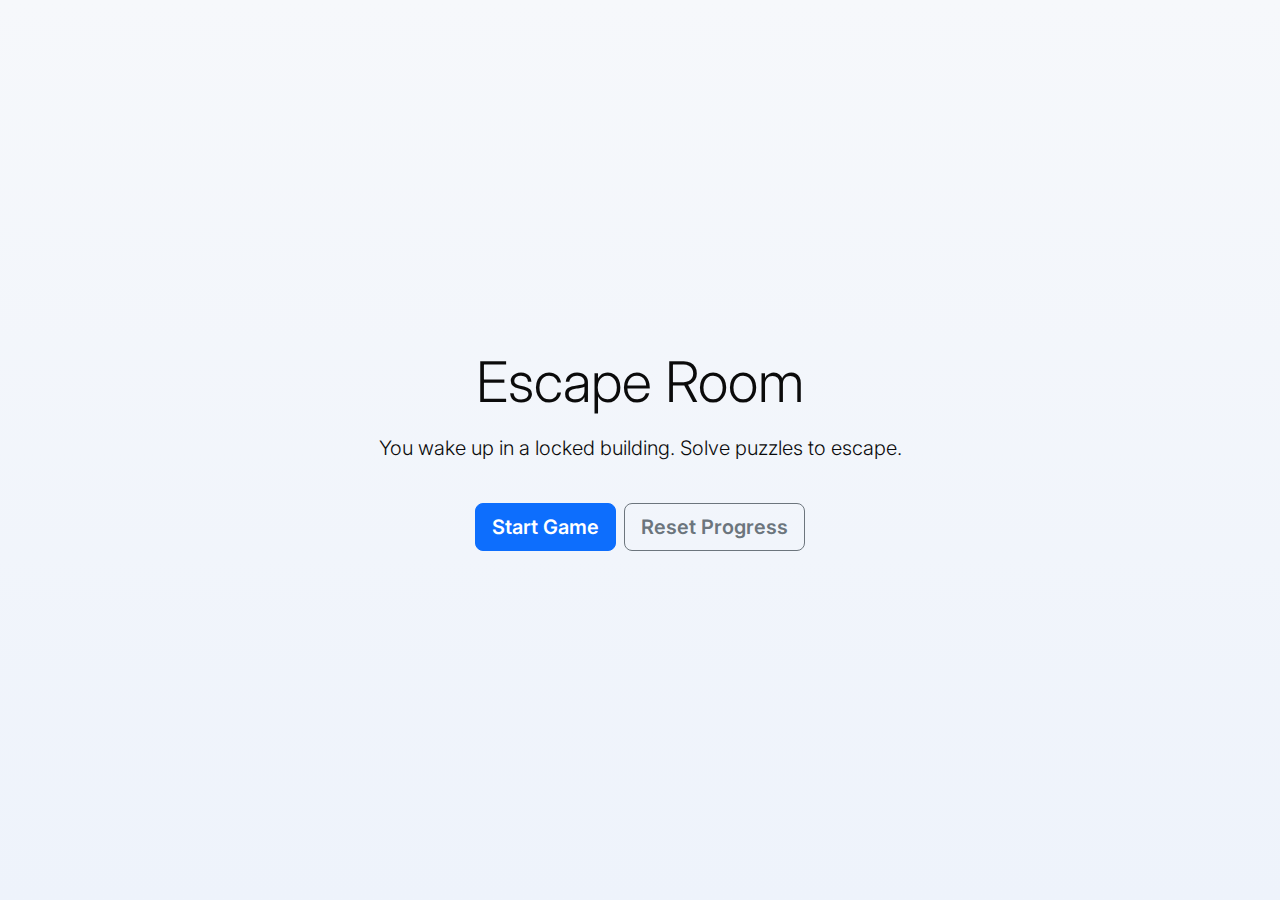
<file: index.html>
<!DOCTYPE html>
<html lang="en">
<head>
  <meta charset="UTF-8" />
  <meta name="viewport" content="width=device-width, initial-scale=1.0"/>
  <title>Escape Room</title>
  <link href="https://cdn.jsdelivr.net/npm/bootstrap@5.3.2/dist/css/bootstrap.min.css" rel="stylesheet">
  <link href="https://fonts.googleapis.com/css2?family=Inter:wght@300;400;600;800&display=swap" rel="stylesheet">
  <link rel="stylesheet" href="css/style.css">
</head>
<body>
  <main class="container d-flex flex-column justify-content-center align-items-center min-vh-100 text-center">
    <h1 class="display-4 mb-3">Escape Room</h1>
    <p class="lead">You wake up in a locked building. Solve puzzles to escape.</p>

    <div class="d-flex gap-2 mt-4 flex-wrap justify-content-center">
      <a class="btn btn-primary btn-lg" href="rooms/room1.html">Start Game</a>
      <button class="btn btn-outline-secondary btn-lg" id="resetBtn">Reset Progress</button>
    </div>
  </main>

  <script src="https://cdn.jsdelivr.net/npm/bootstrap@5.3.2/dist/js/bootstrap.bundle.min.js"></script>
  <script src="js/game.js"></script>
  <script src="js/main.js"></script>
</body>
</html>
</file>
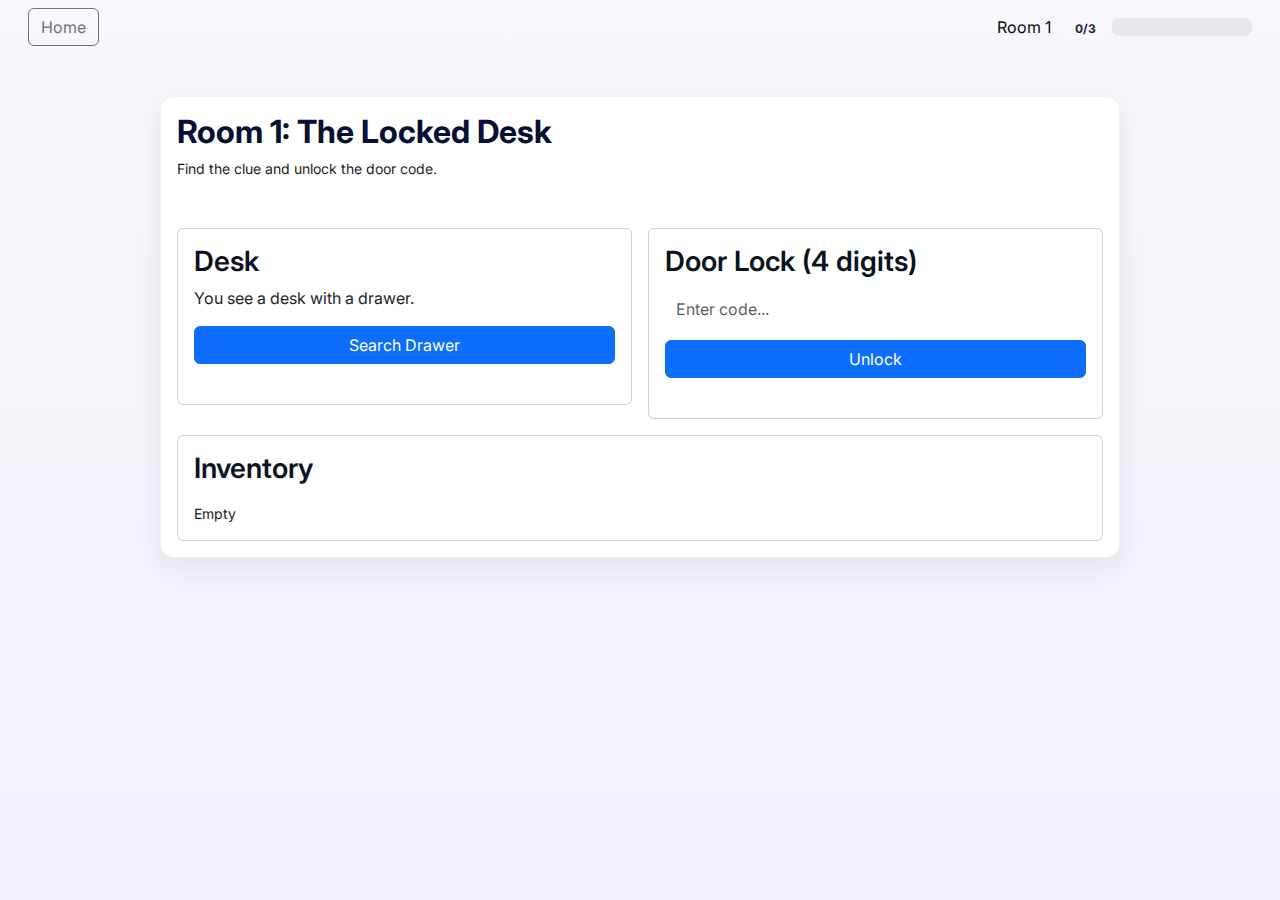
<file: rooms/room1.html>
<!DOCTYPE html>
<html lang="en">
<head>
  <meta charset="UTF-8" />
  <meta name="viewport" content="width=device-width, initial-scale=1.0"/>
  <title>Room 1</title>
  <link href="https://cdn.jsdelivr.net/npm/bootstrap@5.3.2/dist/css/bootstrap.min.css" rel="stylesheet">
  <link href="https://fonts.googleapis.com/css2?family=Inter:wght@300;400;600;800&display=swap" rel="stylesheet">
  <link rel="stylesheet" href="../css/style.css">
</head>
<body>
  <nav class="navbar navbar-expand-lg navbar-light bg-transparent px-3">
    <div class="container-fluid">
      <a class="btn btn-outline-secondary" href="../index.html">Home</a>
      <div class="d-flex align-items-center">
        <div class="me-3">Room 1</div>
        <div class="me-2"><span id="progressBadge" class="badge bg-light text-dark">0/3</span></div>
        <div style="width:140px">
          <div class="progress" style="height:18px; background:rgba(0,0,0,0.06);">
            <div id="progressBar" class="progress-bar bg-primary" role="progressbar" style="width:0%">0/3</div>
          </div>
        </div>
      </div>
    </div>
  </nav>

  <div class="container py-4">
    <div class="game-card card p-3">
      <h2>Room 1: The Locked Desk</h2>
      <p class="small">Find the clue and unlock the door code.</p>

      <div class="row row-cols-1 row-cols-md-2 g-3 mt-3">
        <div class="col">
          <div class="card p-3">
            <h3>Desk</h3>
            <p>You see a desk with a drawer.</p>
            <button class="btn btn-primary" id="searchDeskBtn">Search Drawer</button>
            <p id="deskResult" class="small mt-2"></p>
          </div>
        </div>

        <div class="col">
          <div class="card p-3">
            <h3>Door Lock (4 digits)</h3>
            <input class="form-control" id="codeInput" placeholder="Enter code..." maxlength="4" />
            <button class="btn btn-primary mt-2" id="unlockBtn">Unlock</button>
            <p id="lockMsg" class="small mt-2"></p>
            <a class="btn btn-success mt-2" id="nextBtn" href="room2.html" style="display:none;">Go to Room 2 →</a>
          </div>
        </div>
      </div>

        <div class="card p-3 mt-3">
          <h3>Inventory</h3>
          <div class="inventory" id="inventory"></div>
        </div>
    </div>
  </div>

    <!-- Modal: Desk Note -->
    <div class="modal fade" id="deskNoteModal" tabindex="-1" aria-hidden="true">
      <div class="modal-dialog modal-dialog-centered">
        <div class="modal-content">
          <div class="modal-header">
            <h5 class="modal-title">Inside the Drawer</h5>
            <button type="button" class="btn-close" data-bs-dismiss="modal" aria-label="Close"></button>
          </div>
          <div class="modal-body">
            <p>You found a folded note.</p>
            <p class="small">"The code is the year the building was built: <b>1997</b>"</p>
          </div>
          <div class="modal-footer">
            <button id="takeNoteBtn" type="button" class="btn btn-primary" data-bs-dismiss="modal">Take Note</button>
            <button type="button" class="btn btn-outline-secondary" data-bs-dismiss="modal">Close</button>
          </div>
        </div>
      </div>
    </div>

    <!-- Toast container -->
    <div id="toastContainer" class="position-fixed bottom-0 end-0 p-3" style="z-index:1080"></div>

    <script src="https://cdn.jsdelivr.net/npm/bootstrap@5.3.2/dist/js/bootstrap.bundle.min.js"></script>
    <script src="../js/game.js"></script>
    <script src="../js/room1.js"></script>
</body>
</html>
</file>
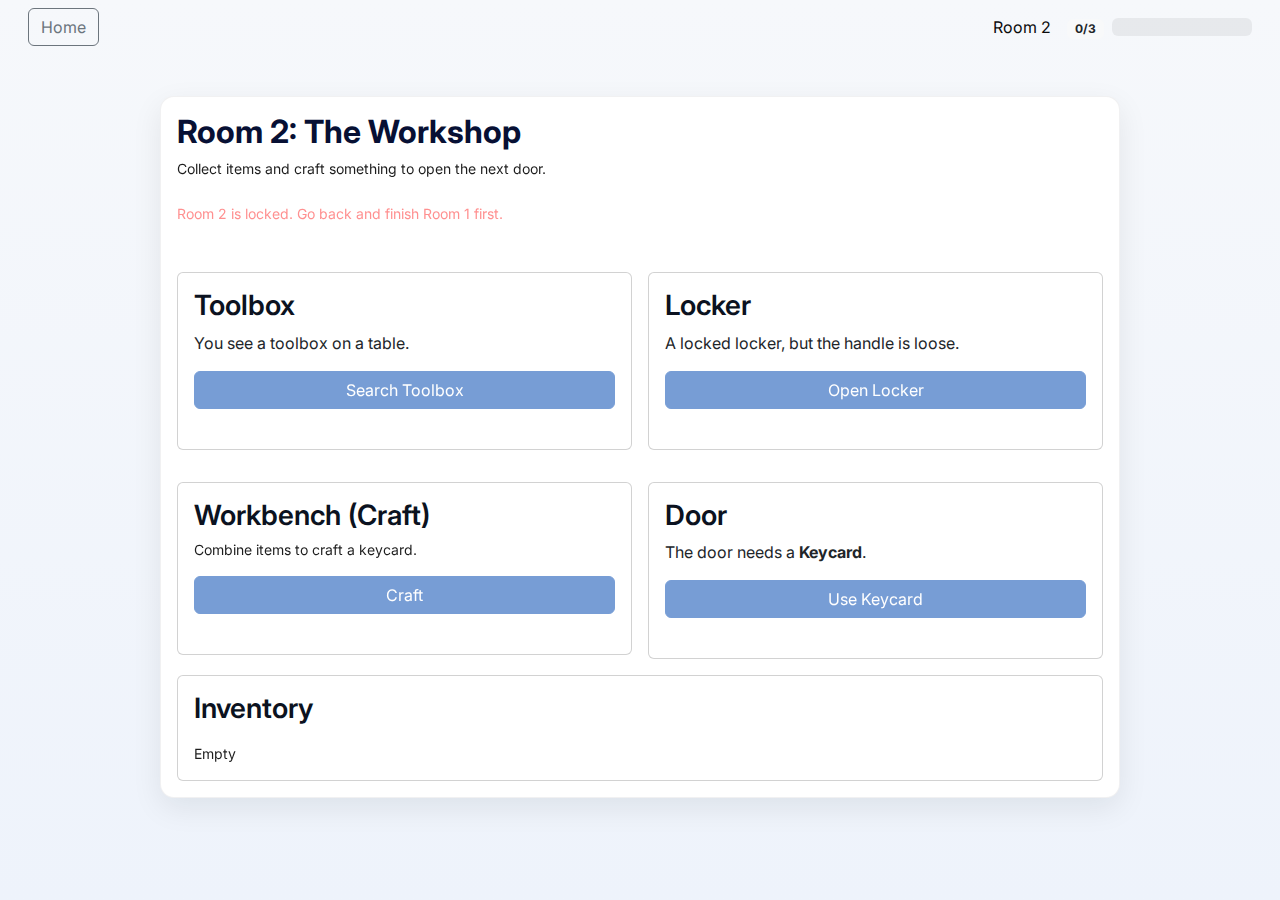
<file: rooms/room2.html>
<!DOCTYPE html>
<html lang="en">
<head>
  <meta charset="UTF-8" />
  <meta name="viewport" content="width=device-width, initial-scale=1.0"/>
  <title>Room 2</title>
  <link href="https://cdn.jsdelivr.net/npm/bootstrap@5.3.2/dist/css/bootstrap.min.css" rel="stylesheet">
  <link href="https://fonts.googleapis.com/css2?family=Inter:wght@300;400;600;800&display=swap" rel="stylesheet">
  <link rel="stylesheet" href="../css/style.css">
</head>
<body>
  <nav class="navbar navbar-expand-lg navbar-light bg-transparent px-3">
    <div class="container-fluid">
      <a class="btn btn-outline-secondary" href="../index.html">Home</a>
      <div class="d-flex align-items-center">
        <div class="me-3">Room 2</div>
        <div class="me-2"><span id="progressBadge" class="badge bg-light text-dark">0/3</span></div>
        <div style="width:140px">
          <div class="progress" style="height:18px; background:rgba(0,0,0,0.06);">
            <div id="progressBar" class="progress-bar bg-primary" role="progressbar" style="width:0%">0/3</div>
          </div>
        </div>
      </div>
    </div>
  </nav>

  <div class="container py-4">
    <div class="game-card card p-3" id="mainCard">
      <h2>Room 2: The Workshop</h2>
      <p class="small">Collect items and craft something to open the next door.</p>

      <p id="guardMsg" class="small error mt-2" style="display:none;"></p>

      <div class="row row-cols-1 row-cols-md-2 g-3 mt-3">
        <div class="col">
          <div class="card p-3">
            <h3>Toolbox</h3>
            <p>You see a toolbox on a table.</p>
            <button class="btn btn-primary" id="searchToolboxBtn">Search Toolbox</button>
            <p id="toolboxResult" class="small mt-2"></p>
          </div>
        </div>

        <div class="col">
          <div class="card p-3">
            <h3>Locker</h3>
            <p>A locked locker, but the handle is loose.</p>
            <button class="btn btn-primary" id="searchLockerBtn">Open Locker</button>
            <p id="lockerResult" class="small mt-2"></p>
          </div>
        </div>
      </div>

      <div class="row row-cols-1 row-cols-md-2 g-3 mt-3">
        <div class="col">
          <div class="card p-3">
            <h3>Workbench (Craft)</h3>
            <p class="small">Combine items to craft a keycard.</p>
            <button class="btn btn-primary" id="craftBtn">Craft</button>
            <p id="craftMsg" class="small mt-2"></p>
          </div>
        </div>

        <div class="col">
          <div class="card p-3">
            <h3>Door</h3>
            <p>The door needs a <b>Keycard</b>.</p>
            <button class="btn btn-primary" id="useKeycardBtn">Use Keycard</button>
            <p id="doorMsg" class="small mt-2"></p>
            <a class="btn btn-success mt-2" id="nextBtn" href="room3.html" style="display:none;">Go to Room 3 →</a>
          </div>
        </div>
      </div>

      <div class="card p-3 mt-3">
        <h3>Inventory</h3>
        <div class="inventory" id="inventory"></div>
      </div>
    </div>
  </div>

  <!-- Modal: Craft Result -->
  <div class="modal fade" id="craftModal" tabindex="-1" aria-hidden="true">
    <div class="modal-dialog modal-dialog-centered">
      <div class="modal-content">
        <div class="modal-header">
          <h5 class="modal-title">Workbench</h5>
          <button type="button" class="btn-close" data-bs-dismiss="modal" aria-label="Close"></button>
        </div>
        <div class="modal-body" id="craftModalBody">
        </div>
        <div class="modal-footer">
          <button type="button" class="btn btn-primary" data-bs-dismiss="modal">OK</button>
        </div>
      </div>
    </div>
  </div>

  <div id="toastContainer" class="position-fixed bottom-0 end-0 p-3" style="z-index:1080"></div>

  <script src="https://cdn.jsdelivr.net/npm/bootstrap@5.3.2/dist/js/bootstrap.bundle.min.js"></script>
  <script src="../js/game.js"></script>
  <script src="../js/room2.js"></script>
</body>
</html>
</file>
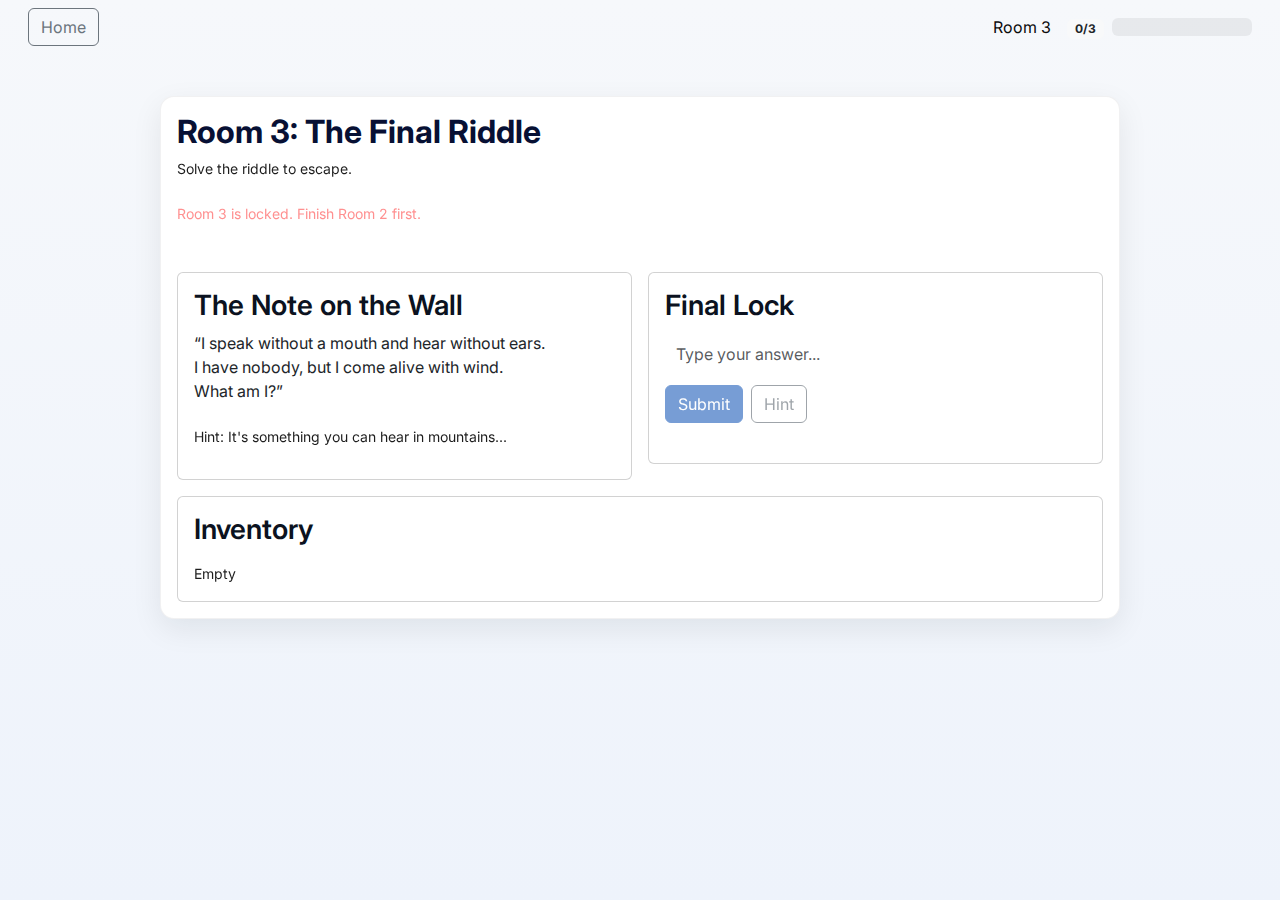
<file: rooms/room3.html>
<!DOCTYPE html>
<html lang="en">
<head>
  <meta charset="UTF-8" />
  <meta name="viewport" content="width=device-width, initial-scale=1.0"/>
  <title>Room 3</title>
  <link href="https://cdn.jsdelivr.net/npm/bootstrap@5.3.2/dist/css/bootstrap.min.css" rel="stylesheet">
  <link href="https://fonts.googleapis.com/css2?family=Inter:wght@300;400;600;800&display=swap" rel="stylesheet">
  <link rel="stylesheet" href="../css/style.css">
</head>
<body>
  <nav class="navbar navbar-expand-lg navbar-light bg-transparent px-3">
    <div class="container-fluid">
      <a class="btn btn-outline-secondary" href="../index.html">Home</a>
      <div class="d-flex align-items-center">
        <div class="me-3">Room 3</div>
        <div class="me-2"><span id="progressBadge" class="badge bg-light text-dark">0/3</span></div>
        <div style="width:140px">
          <div class="progress" style="height:18px; background:rgba(0,0,0,0.06);">
            <div id="progressBar" class="progress-bar bg-primary" role="progressbar" style="width:0%">0/3</div>
          </div>
        </div>
      </div>
    </div>
  </nav>

  <div class="container py-4">
    <div class="game-card card p-3" id="mainCard">
      <h2>Room 3: The Final Riddle</h2>
      <p class="small">Solve the riddle to escape.</p>

      <p id="guardMsg" class="small error mt-2" style="display:none;"></p>

      <div class="row row-cols-1 row-cols-md-2 g-3 mt-3">
        <div class="col">
          <div class="card p-3">
            <h3>The Note on the Wall</h3>
            <p>
              “I speak without a mouth and hear without ears.<br>
              I have nobody, but I come alive with wind.<br>
              What am I?”
            </p>
            <p class="small mt-2">Hint: It's something you can hear in mountains...</p>
          </div>
        </div>

        <div class="col">
          <div class="card p-3">
                <h3>Final Lock</h3>
                <input class="form-control" id="answerInput" placeholder="Type your answer..." />
                <div class="d-flex gap-2 mt-2">
                  <button class="btn btn-primary" id="submitBtn">Submit</button>
                  <button class="btn btn-outline-secondary" id="hintBtn" type="button">Hint</button>
                </div>
                <p id="msg" class="small mt-2"></p>
                <a class="btn btn-success mt-2" id="winBtn" href="win.html" style="display:none;">ESCAPE →</a>
          </div>
        </div>
      </div>

      <div class="card p-3 mt-3">
        <h3>Inventory</h3>
        <div class="inventory" id="inventory"></div>
      </div>
    </div>
  </div>

  <!-- Modal: Hint -->
  <div class="modal fade" id="hintModal" tabindex="-1" aria-hidden="true">
    <div class="modal-dialog modal-dialog-centered">
      <div class="modal-content">
        <div class="modal-header">
          <h5 class="modal-title">Hint</h5>
          <button type="button" class="btn-close" data-bs-dismiss="modal" aria-label="Close"></button>
        </div>
        <div class="modal-body">
          <p>It repeats what you shout back at it in a mountain.</p>
        </div>
        <div class="modal-footer">
          <button type="button" class="btn btn-primary" data-bs-dismiss="modal">Got it</button>
        </div>
      </div>
    </div>
  </div>

  <div id="toastContainer" class="position-fixed bottom-0 end-0 p-3" style="z-index:1080"></div>

  <script src="https://cdn.jsdelivr.net/npm/bootstrap@5.3.2/dist/js/bootstrap.bundle.min.js"></script>
  <script src="../js/game.js"></script>
  <script src="../js/room3.js"></script>
</body>
</html>
</file>
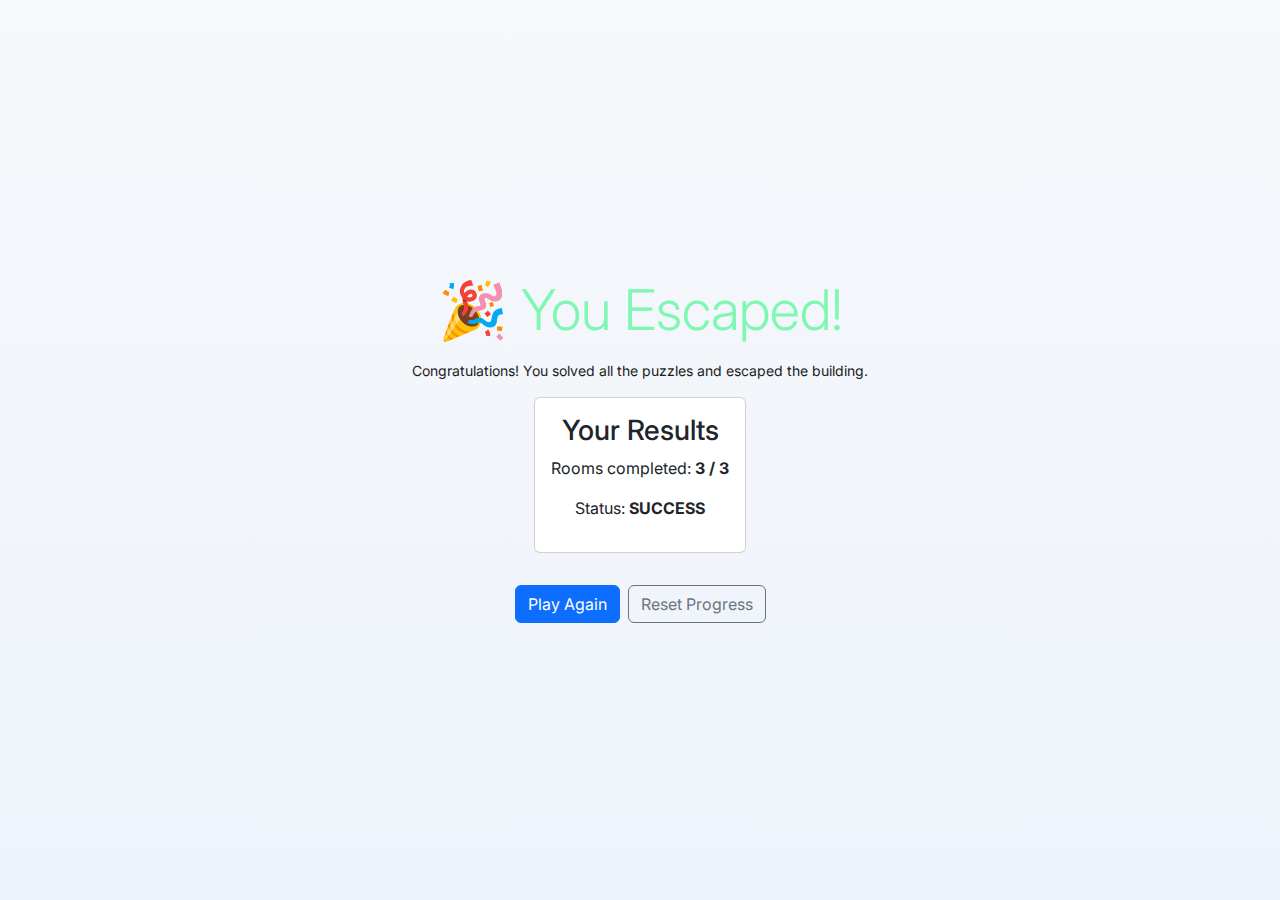
<file: rooms/win.html>
<!DOCTYPE html>
<html lang="en">
<head>
  <meta charset="UTF-8" />
  <meta name="viewport" content="width=device-width, initial-scale=1.0"/>
  <title>You Escaped!</title>
  <link href="https://cdn.jsdelivr.net/npm/bootstrap@5.3.2/dist/css/bootstrap.min.css" rel="stylesheet">
  <link href="https://fonts.googleapis.com/css2?family=Inter:wght@300;400;600;800&display=swap" rel="stylesheet">
  <link rel="stylesheet" href="../css/style.css">
</head>
<body>
  <main class="container d-flex flex-column justify-content-center align-items-center min-vh-100 text-center">
    <h1 class="success display-4">🎉 You Escaped!</h1>

    <p class="small mt-2 mb-3">
      Congratulations! You solved all the puzzles and escaped the building.
    </p>

    <div class="card p-3 mb-3">
      <h3>Your Results</h3>
      <p>Rooms completed: <b>3 / 3</b></p>
      <p>Status: <b>SUCCESS</b></p>
    </div>

    <div class="d-flex gap-2 mt-3 flex-wrap justify-content-center">
      <a class="btn btn-primary" href="../index.html">Play Again</a>
      <button class="btn btn-outline-secondary" id="resetBtn">Reset Progress</button>
    </div>

    <script>
      document.getElementById("resetBtn").addEventListener("click", () => {
        localStorage.removeItem("escape_progress");
        alert("Progress reset!");
        window.location.href = "../index.html";
      });
    </script>
  </main>

  <script src="https://cdn.jsdelivr.net/npm/bootstrap@5.3.2/dist/js/bootstrap.bundle.min.js"></script>
</body>
</html>
</file>
<file: css/style.css>
:root{
  --bg-1: #0b1020;
  --bg-2: #0f1530;
  --accent: #6ea8ff;
  --muted: rgba(255,255,255,0.72);
  --card-bg: rgba(255,255,255,0.04);
  --glass-border: rgba(255,255,255,0.06);
}

*{box-sizing:border-box;margin:0;padding:0}

body{
  font-family: Inter, ui-sans-serif, system-ui, -apple-system, "Segoe UI", Roboto, "Helvetica Neue", Arial;
  background: linear-gradient(180deg,#f6f8fb,#eef3fb);
  color:#0b0b0b; /* main text color */
  min-height:100vh;
  -webkit-font-smoothing:antialiased;
  -moz-osx-font-smoothing:grayscale;
}

.center{min-height:100vh;display:grid;place-items:center;text-align:center;padding:24px}

.game-card{background:#ffffff;border-radius:14px;padding:18px;border:1px solid rgba(15,20,30,0.06);box-shadow:0 10px 30px rgba(15,20,30,0.08);max-width:960px;margin:18px auto}

.game-card h2{color:#071034;font-weight:700}
.game-card h3{color:#0b1220;font-weight:600}

.small{opacity:0.95;font-size:14px;line-height:1.45;color:#111}

.row-cols-custom{display:grid;grid-template-columns:1fr 1fr;gap:14px}
@media(max-width:700px){.row-cols-custom{grid-template-columns:1fr}}

.form-control{background:transparent;color:var(--muted);border-radius:10px;border:1px solid rgba(255,255,255,0.06);padding:10px}

.inventory{display:flex;gap:8px;flex-wrap:wrap;margin-top:10px}
.item{background:linear-gradient(180deg, rgba(110,168,255,0.14), rgba(110,168,255,0.08));border:1px solid rgba(110,168,255,0.22);padding:6px 10px;border-radius:999px;color:#071034}

.success{color:#7ef7b2}
.error{color:#ff8b8b}

.topbar{display:flex;justify-content:space-between;align-items:center;padding:12px 18px}
.topbar .badge{background:rgba(15,20,30,0.03);padding:8px 10px;border-radius:10px;color:#111}

/* Make progress bar and badges higher contrast */
.progress .progress-bar{background:#2b6cff}
.badge.bg-light.text-dark{background:#fff;color:#071034}

/* Improve default link/button contrast when using outline styles on light background */
.btn-outline-light{border-color:rgba(15,20,30,0.08);color:#071034}
.btn-outline-light:hover{background:rgba(15,20,30,0.04)}

/* Ensure large buttons are clearly visible */
.btn-lg{font-weight:600}

/* disabled state helper */
.disabled-btn{opacity:0.45;cursor:not-allowed;filter:grayscale(40%)}

/* small utility */
.mt-2{margin-top:8px}
.mt-3{margin-top:16px}
.mb-2{margin-bottom:8px}
.mb-3{margin-bottom:16px}

/* keep Bootstrap's .btn/.card behavior; our custom classes are namespaced to avoid overrides */
</file>
